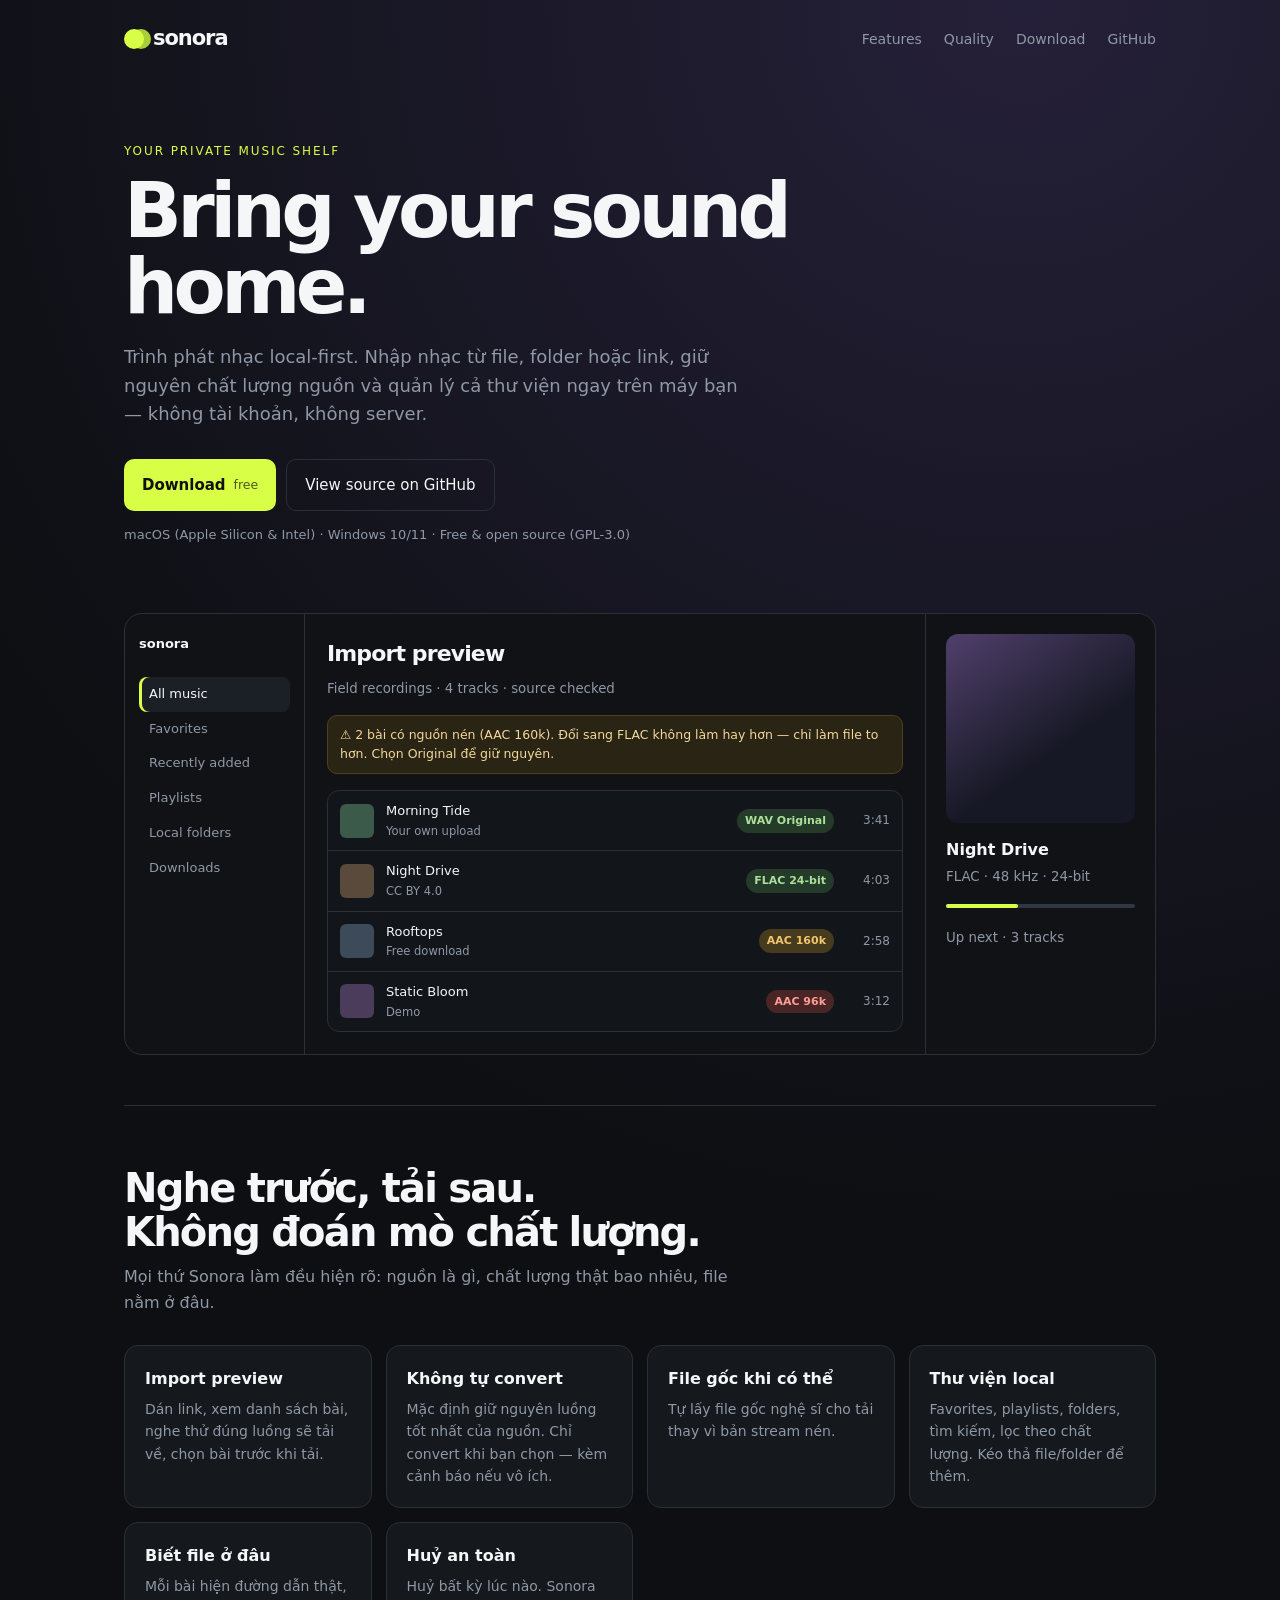
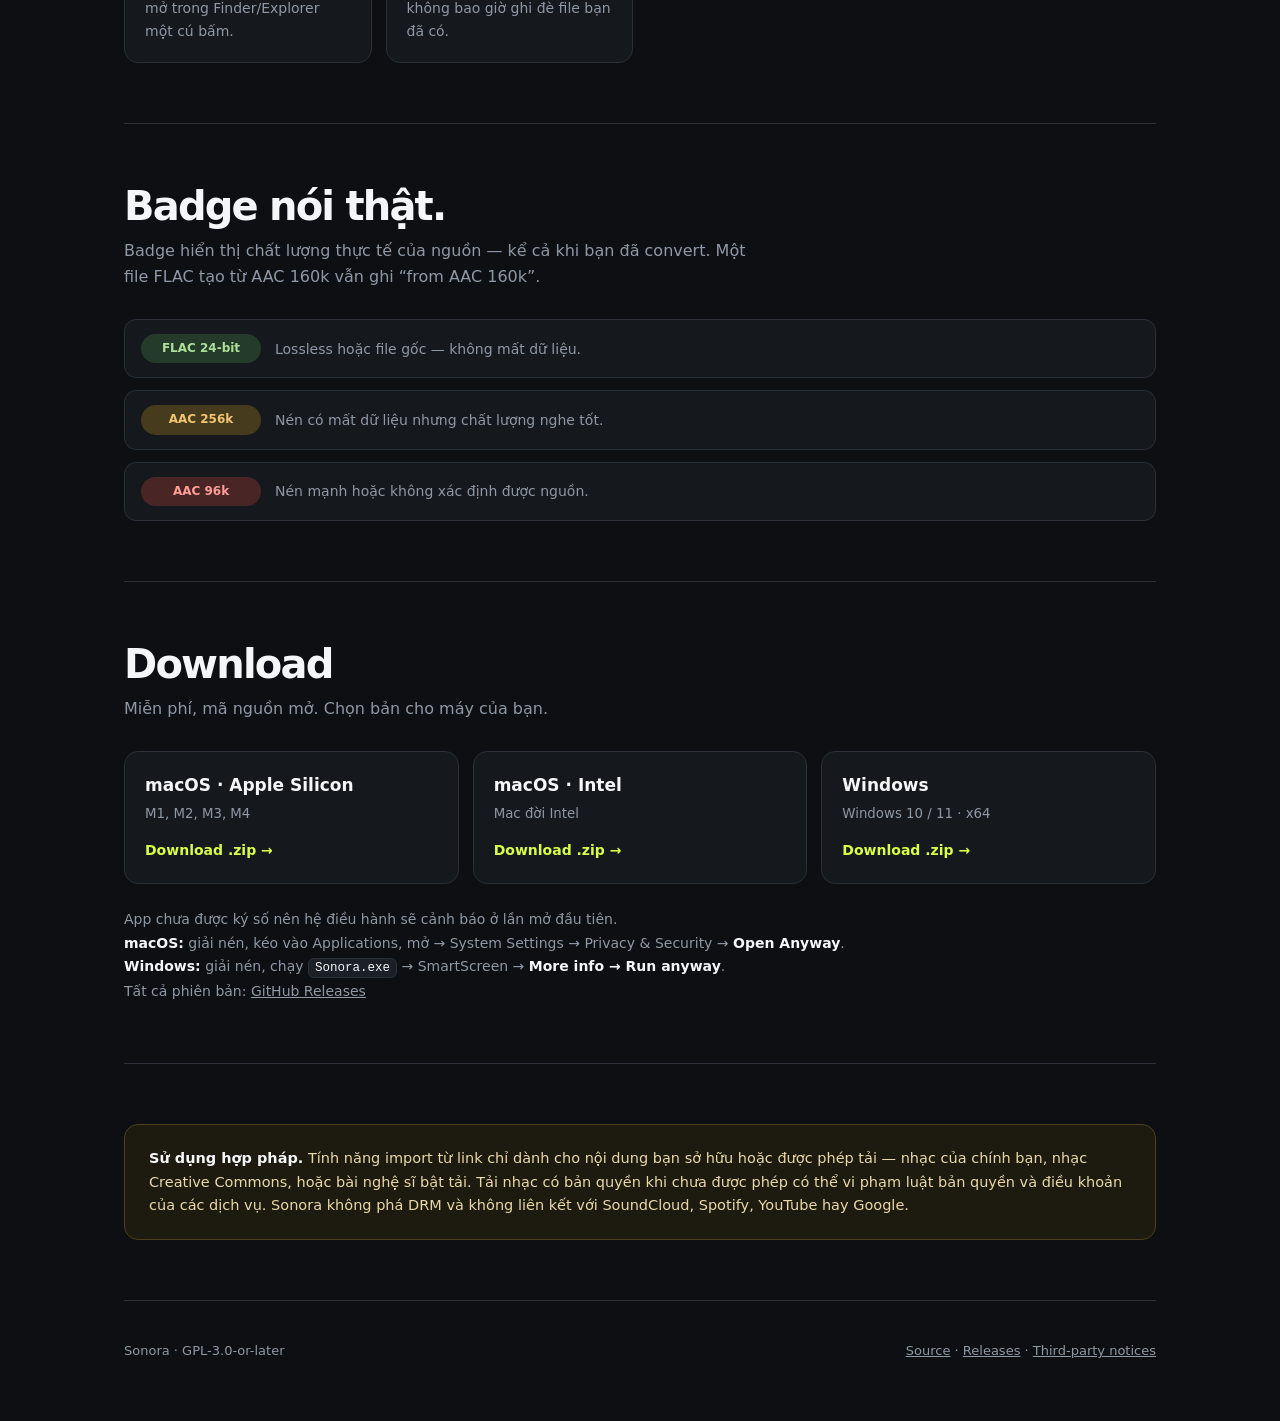
<file: docs/index.html>
<!doctype html>
<html lang="vi">
<head>
<meta charset="UTF-8" />
<meta name="viewport" content="width=device-width,initial-scale=1" />
<title>Sonora — Local-first music player</title>
<meta name="description" content="Sonora: trình phát nhạc local-first. Import từ file hoặc link, giữ nguyên chất lượng nguồn, quản lý thư viện ngay trên máy bạn. Miễn phí, mã nguồn mở (GPL-3.0)." />
<link rel="icon" href="data:image/svg+xml,%3Csvg xmlns='http://www.w3.org/2000/svg' viewBox='0 0 32 32'%3E%3Ccircle cx='13' cy='16' r='10' fill='%23a9cf38'/%3E%3Ccircle cx='11' cy='16' r='10' fill='%23d8ff46'/%3E%3C/svg%3E">
<style>
:root{--bg:#0d0f12;--panel:#15181d;--panel2:#1b1f26;--line:#2a2f38;--muted:#8f98a6;--text:#f4f6f8;--accent:#d8ff46;--accent2:#a9cf38;--green-bg:#253b29;--green:#acdf9b;--yellow-bg:#473b1e;--yellow:#f2c56d;--red-bg:#4a2526;--red:#ff9d97}
*{box-sizing:border-box}
body{margin:0;background:radial-gradient(circle at 80% 0,#252039 0,transparent 38%),var(--bg);color:var(--text);font:16px/1.6 Inter,Geist,ui-sans-serif,system-ui,-apple-system,"Segoe UI",sans-serif;-webkit-font-smoothing:antialiased}
a{color:inherit}
.wrap{max-width:1080px;margin:0 auto;padding:0 24px}
nav{display:flex;justify-content:space-between;align-items:center;padding:22px 0}
.brand{font-size:21px;font-weight:800;letter-spacing:-.05em;display:flex;gap:9px;align-items:center;text-decoration:none}
.brand i{width:20px;height:20px;border-radius:50%;background:var(--accent);display:block;box-shadow:7px 0 0 var(--accent2)}
nav .links{display:flex;gap:22px;font-size:14px;color:var(--muted)}
nav .links a{text-decoration:none}nav .links a:hover{color:var(--text)}
.hero{padding:64px 0 40px;display:grid;grid-template-columns:minmax(0,1fr);gap:24px}
.eyebrow{font-size:12px;color:var(--accent);letter-spacing:.16em;text-transform:uppercase}
h1{font-size:clamp(42px,7vw,76px);letter-spacing:-.06em;line-height:1;margin:12px 0 18px}
.lead{color:var(--muted);font-size:18px;max-width:620px;margin:0}
.cta{display:flex;gap:10px;flex-wrap:wrap;margin-top:30px}
.btn{background:var(--accent);color:#111;border:0;border-radius:10px;padding:13px 18px;font-weight:700;text-decoration:none;display:inline-flex;gap:8px;align-items:center;font-size:15px}
.btn small{font-weight:500;opacity:.7}
.btn.ghost{background:transparent;border:1px solid var(--line);color:var(--text);font-weight:500}
.btn.ghost:hover{border-color:#4b535e}
.note{color:var(--muted);font-size:13px;margin-top:14px}
.mock{margin:30px 0 10px;border:1px solid var(--line);border-radius:18px;background:#101216;overflow:hidden;display:grid;grid-template-columns:180px minmax(0,1fr) 230px;min-height:400px}
.mock .side{border-right:1px solid var(--line);padding:20px 14px;font-size:13px;color:var(--muted)}
.mock .side b{display:block;color:var(--text);margin-bottom:22px}
.mock .side div{padding:7px 10px;border-radius:8px}
.mock .side .on{background:var(--panel2);color:var(--text);box-shadow:inset 3px 0 var(--accent)}
.mock .mid{padding:22px}
.mock .mid h3{margin:0 0 4px;font-size:22px;letter-spacing:-.04em}
.mock .row{display:grid;grid-template-columns:34px minmax(0,1fr) auto 44px;gap:12px;align-items:center;padding:10px 12px;border-bottom:1px solid var(--line);font-size:13px}
.mock .row:last-child{border:0}
.mock .tbl{border:1px solid var(--line);border-radius:12px;margin-top:16px;background:#12151a}
.th{width:34px;height:34px;border-radius:6px}
.row small{display:block;color:var(--muted);font-size:11.5px}
.dur{color:var(--muted);font-size:12px;text-align:right}
.tag{font-size:11px;padding:3px 8px;border-radius:20px;white-space:nowrap;font-weight:600}
.lossless{background:var(--green-bg);color:var(--green)}.good{background:var(--yellow-bg);color:var(--yellow)}.low{background:var(--red-bg);color:var(--red)}
.mock .right{border-left:1px solid var(--line);padding:20px}
.cov{aspect-ratio:1;border-radius:12px;background:linear-gradient(145deg,#50406c,#171825 60%)}
.mock .right b{display:block;margin-top:14px}.mock .right small{color:var(--muted)}
.bar{height:4px;background:#313742;border-radius:3px;margin:16px 0}.bar i{display:block;width:38%;height:100%;background:var(--accent);border-radius:3px}
.warn{display:flex;gap:10px;padding:10px 12px;border-radius:10px;margin-top:14px;font-size:12.5px;background:#2a2414;border:1px solid #4d4020;color:#f2d79a;line-height:1.5}
section{padding:60px 0;border-top:1px solid var(--line)}
h2{font-size:clamp(28px,4vw,40px);letter-spacing:-.045em;margin:0 0 10px;line-height:1.1}
.sub{color:var(--muted);max-width:640px;margin:0 0 30px}
.grid{display:grid;grid-template-columns:repeat(auto-fit,minmax(230px,1fr));gap:14px}
.card{border:1px solid var(--line);border-radius:14px;background:var(--panel);padding:20px}
.card b{display:block;margin-bottom:6px}
.card p{margin:0;color:var(--muted);font-size:14px}
.badges{display:flex;flex-direction:column;gap:12px}
.badges div{display:flex;gap:14px;align-items:center;border:1px solid var(--line);border-radius:12px;padding:14px 16px;background:var(--panel)}
.badges .tag{min-width:120px;text-align:center;font-size:12px;padding:5px 10px}
.badges p{margin:0;color:var(--muted);font-size:14px}
.dl{display:grid;grid-template-columns:repeat(auto-fit,minmax(240px,1fr));gap:14px}
.dl a{text-decoration:none;border:1px solid var(--line);border-radius:14px;padding:20px;background:var(--panel);display:block}
.dl a:hover{border-color:var(--accent)}
.dl b{display:block;font-size:17px}.dl small{color:var(--muted)}
.dl span{display:inline-block;margin-top:14px;color:var(--accent);font-weight:600;font-size:14px}
.steps{color:var(--muted);font-size:14px;line-height:1.7;margin-top:24px}
.steps code{background:var(--panel2);border:1px solid var(--line);border-radius:6px;padding:2px 6px;font-size:12.5px;color:var(--text)}
.legal{border:1px solid #4d4020;background:#1d1a10;border-radius:14px;padding:22px 24px;color:#e9d8a8;font-size:14.5px}
.legal b{color:var(--text)}
footer{padding:40px 0 60px;color:var(--muted);font-size:13px;border-top:1px solid var(--line);display:flex;justify-content:space-between;gap:20px;flex-wrap:wrap}
@media(max-width:860px){.mock{grid-template-columns:minmax(0,1fr)}.mock .side,.mock .right{display:none}nav .links{display:none}}
@media(max-width:520px){.mock .row{grid-template-columns:30px minmax(0,1fr) auto}.mock .dur{display:none}.lead{font-size:16px}}
</style>
</head>
<body>
<div class="wrap">
  <nav><a class="brand" href="#"><i></i>sonora</a>
    <div class="links"><a href="#features">Features</a><a href="#quality">Quality</a><a href="#download">Download</a><a class="repo" href="#">GitHub</a></div></nav>

  <header class="hero">
    <div>
      <div class="eyebrow">Your private music shelf</div>
      <h1>Bring your sound<br>home.</h1>
      <p class="lead">Trình phát nhạc local-first. Nhập nhạc từ file, folder hoặc link, giữ nguyên chất lượng nguồn và quản lý cả thư viện ngay trên máy bạn — không tài khoản, không server.</p>
      <div class="cta">
        <a class="btn" id="primaryDl" href="#download">Download <small id="primaryOs">free</small></a>
        <a class="btn ghost repo" href="#">View source on GitHub</a>
      </div>
      <p class="note">macOS (Apple Silicon &amp; Intel) · Windows 10/11 · Free &amp; open source (GPL-3.0)</p>
    </div>

    <div class="mock" aria-label="Sonora app preview">
      <div class="side"><b>sonora</b><div class="on">All music</div><div>Favorites</div><div>Recently added</div><div>Playlists</div><div>Local folders</div><div>Downloads</div></div>
      <div class="mid">
        <h3>Import preview</h3><small style="color:var(--muted)">Field recordings · 4 tracks · source checked</small>
        <div class="warn">⚠ 2 bài có nguồn nén (AAC 160k). Đổi sang FLAC không làm hay hơn — chỉ làm file to hơn. Chọn Original để giữ nguyên.</div>
        <div class="tbl">
          <div class="row"><div class="th" style="background:#3c5a4a"></div><div>Morning Tide<small>Your own upload</small></div><span class="tag lossless">WAV Original</span><span class="dur">3:41</span></div>
          <div class="row"><div class="th" style="background:#5a4a3c"></div><div>Night Drive<small>CC BY 4.0</small></div><span class="tag lossless">FLAC 24-bit</span><span class="dur">4:03</span></div>
          <div class="row"><div class="th" style="background:#3c4a5a"></div><div>Rooftops<small>Free download</small></div><span class="tag good">AAC 160k</span><span class="dur">2:58</span></div>
          <div class="row"><div class="th" style="background:#4a3c5a"></div><div>Static Bloom<small>Demo</small></div><span class="tag low">AAC 96k</span><span class="dur">3:12</span></div>
        </div>
      </div>
      <div class="right"><div class="cov"></div><b>Night Drive</b><small>FLAC · 48 kHz · 24-bit</small><div class="bar"><i></i></div><small>Up next · 3 tracks</small></div>
    </div>
  </header>

  <section id="features">
    <h2>Nghe trước, tải sau.<br>Không đoán mò chất lượng.</h2>
    <p class="sub">Mọi thứ Sonora làm đều hiện rõ: nguồn là gì, chất lượng thật bao nhiêu, file nằm ở đâu.</p>
    <div class="grid">
      <div class="card"><b>Import preview</b><p>Dán link, xem danh sách bài, nghe thử đúng luồng sẽ tải về, chọn bài trước khi tải.</p></div>
      <div class="card"><b>Không tự convert</b><p>Mặc định giữ nguyên luồng tốt nhất của nguồn. Chỉ convert khi bạn chọn — kèm cảnh báo nếu vô ích.</p></div>
      <div class="card"><b>File gốc khi có thể</b><p>Tự lấy file gốc nghệ sĩ cho tải thay vì bản stream nén.</p></div>
      <div class="card"><b>Thư viện local</b><p>Favorites, playlists, folders, tìm kiếm, lọc theo chất lượng. Kéo thả file/folder để thêm.</p></div>
      <div class="card"><b>Biết file ở đâu</b><p>Mỗi bài hiện đường dẫn thật, mở trong Finder/Explorer một cú bấm.</p></div>
      <div class="card"><b>Huỷ an toàn</b><p>Huỷ bất kỳ lúc nào. Sonora không bao giờ ghi đè file bạn đã có.</p></div>
    </div>
  </section>

  <section id="quality">
    <h2>Badge nói thật.</h2>
    <p class="sub">Badge hiển thị chất lượng thực tế của nguồn — kể cả khi bạn đã convert. Một file FLAC tạo từ AAC 160k vẫn ghi “from AAC 160k”.</p>
    <div class="badges">
      <div><span class="tag lossless">FLAC 24-bit</span><p>Lossless hoặc file gốc — không mất dữ liệu.</p></div>
      <div><span class="tag good">AAC 256k</span><p>Nén có mất dữ liệu nhưng chất lượng nghe tốt.</p></div>
      <div><span class="tag low">AAC 96k</span><p>Nén mạnh hoặc không xác định được nguồn.</p></div>
    </div>
  </section>

  <section id="download">
    <h2>Download</h2>
    <p class="sub">Miễn phí, mã nguồn mở. Chọn bản cho máy của bạn.</p>
    <div class="dl">
      <a data-file="Sonora-macOS-arm64.zip" href="#"><b>macOS · Apple Silicon</b><small>M1, M2, M3, M4</small><br><span>Download .zip →</span></a>
      <a data-file="Sonora-macOS-x64.zip" href="#"><b>macOS · Intel</b><small>Mac đời Intel</small><br><span>Download .zip →</span></a>
      <a data-file="Sonora-Windows-x64.zip" href="#"><b>Windows</b><small>Windows 10 / 11 · x64</small><br><span>Download .zip →</span></a>
    </div>
    <div class="steps">
      App chưa được ký số nên hệ điều hành sẽ cảnh báo ở lần mở đầu tiên.<br>
      <b style="color:var(--text)">macOS:</b> giải nén, kéo vào Applications, mở → System Settings → Privacy &amp; Security → <b style="color:var(--text)">Open Anyway</b>.<br>
      <b style="color:var(--text)">Windows:</b> giải nén, chạy <code>Sonora.exe</code> → SmartScreen → <b style="color:var(--text)">More info → Run anyway</b>.<br>
      Tất cả phiên bản: <a class="releases" href="#">GitHub Releases</a>
    </div>
  </section>

  <section>
    <div class="legal"><b>Sử dụng hợp pháp.</b> Tính năng import từ link chỉ dành cho nội dung bạn sở hữu hoặc được phép tải — nhạc của chính bạn, nhạc Creative Commons, hoặc bài nghệ sĩ bật tải. Tải nhạc có bản quyền khi chưa được phép có thể vi phạm luật bản quyền và điều khoản của các dịch vụ. Sonora không phá DRM và không liên kết với SoundCloud, Spotify, YouTube hay Google.</div>
  </section>

  <footer><span>Sonora · GPL-3.0-or-later</span><span><a class="repo" href="#">Source</a> · <a class="releases" href="#">Releases</a> · <a class="notices" href="#">Third-party notices</a></span></footer>
</div>
<script>
const REPO = "levidang306/sonora";
const gh = `https://github.com/${REPO}`;
document.querySelectorAll(".repo").forEach((a) => (a.href = gh));
document.querySelectorAll(".releases").forEach((a) => (a.href = gh + "/releases/latest"));
document.querySelectorAll(".notices").forEach((a) => (a.href = gh + "/blob/main/THIRD_PARTY_NOTICES.md"));
document.querySelectorAll("[data-file]").forEach((a) => (a.href = `${gh}/releases/latest/download/${a.dataset.file}`));
const ua = navigator.userAgent;
const pick = /Windows/.test(ua) ? ["Sonora-Windows-x64.zip", "for Windows"] : /Mac/.test(ua) ? ["Sonora-macOS-arm64.zip", "for macOS"] : null;
if (pick) { document.getElementById("primaryDl").href = `${gh}/releases/latest/download/${pick[0]}`; document.getElementById("primaryOs").textContent = pick[1]; }
</script>
</body>
</html>
</file>
